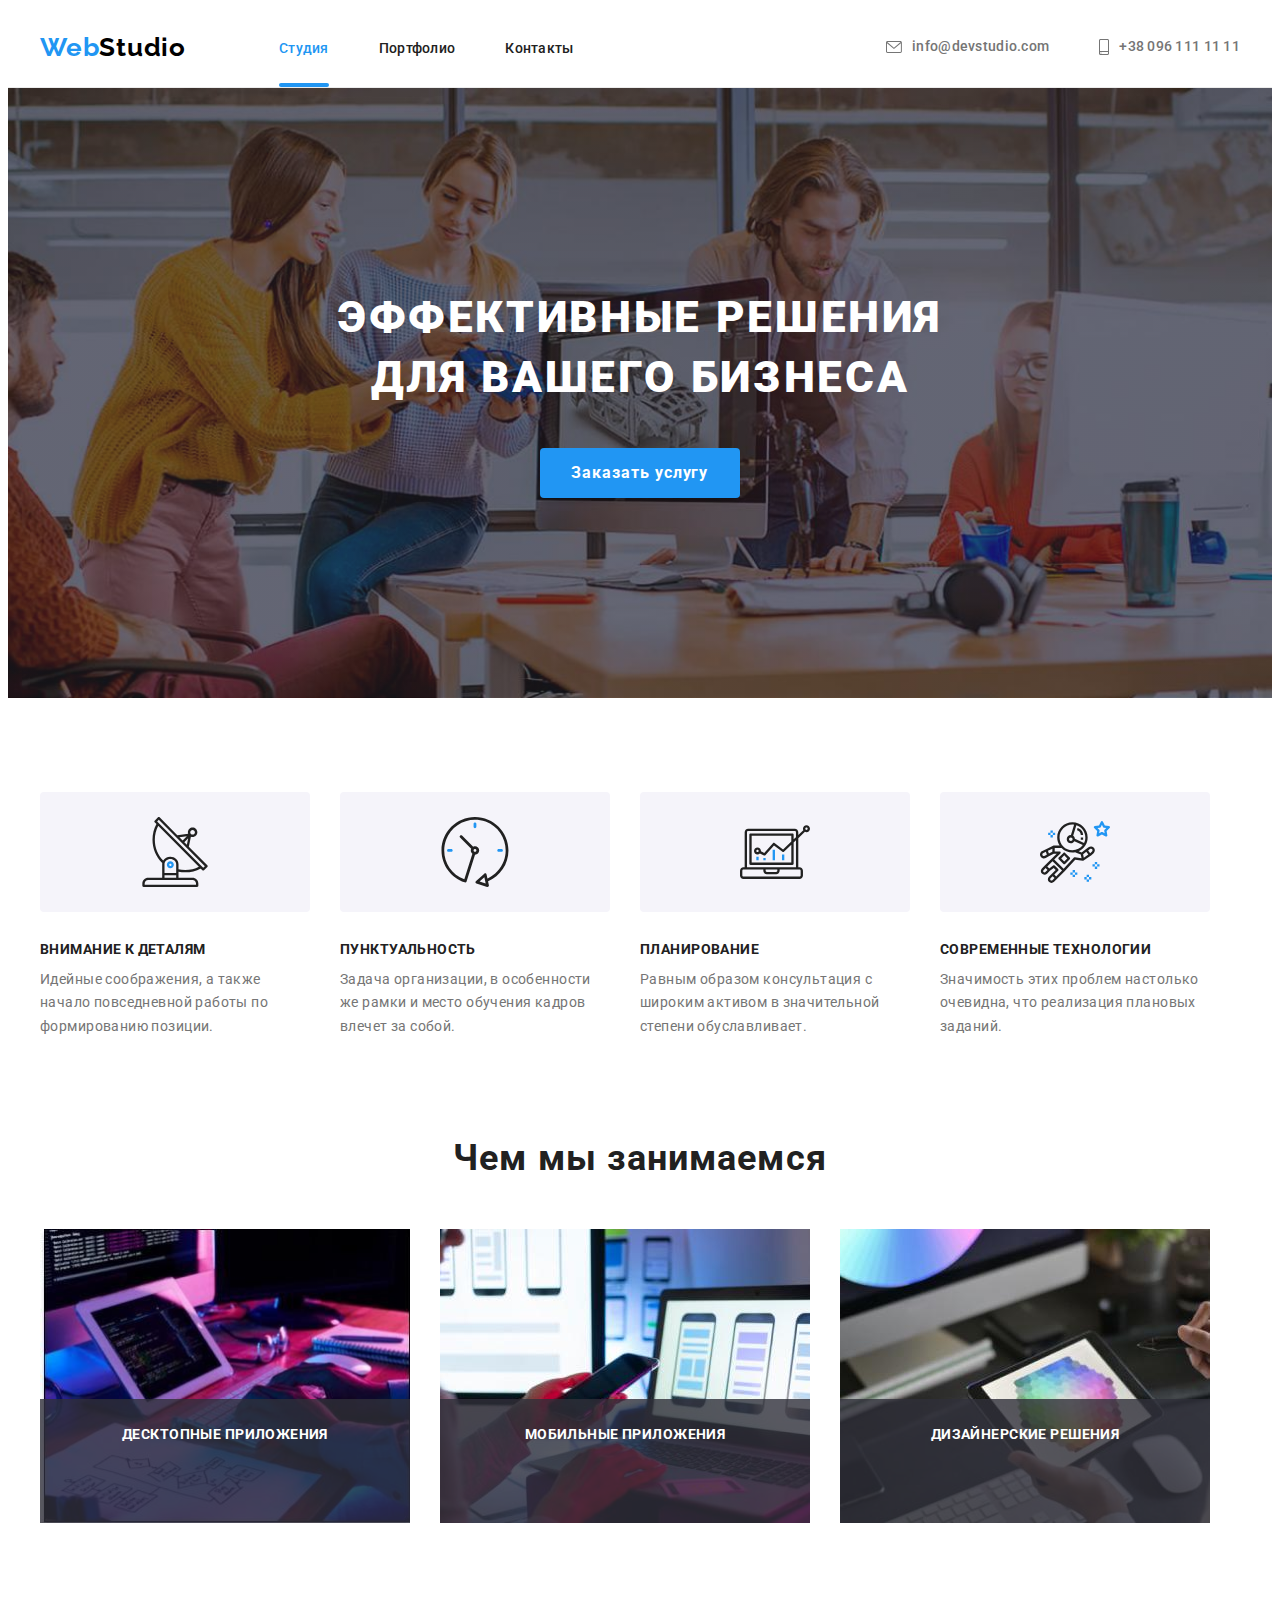
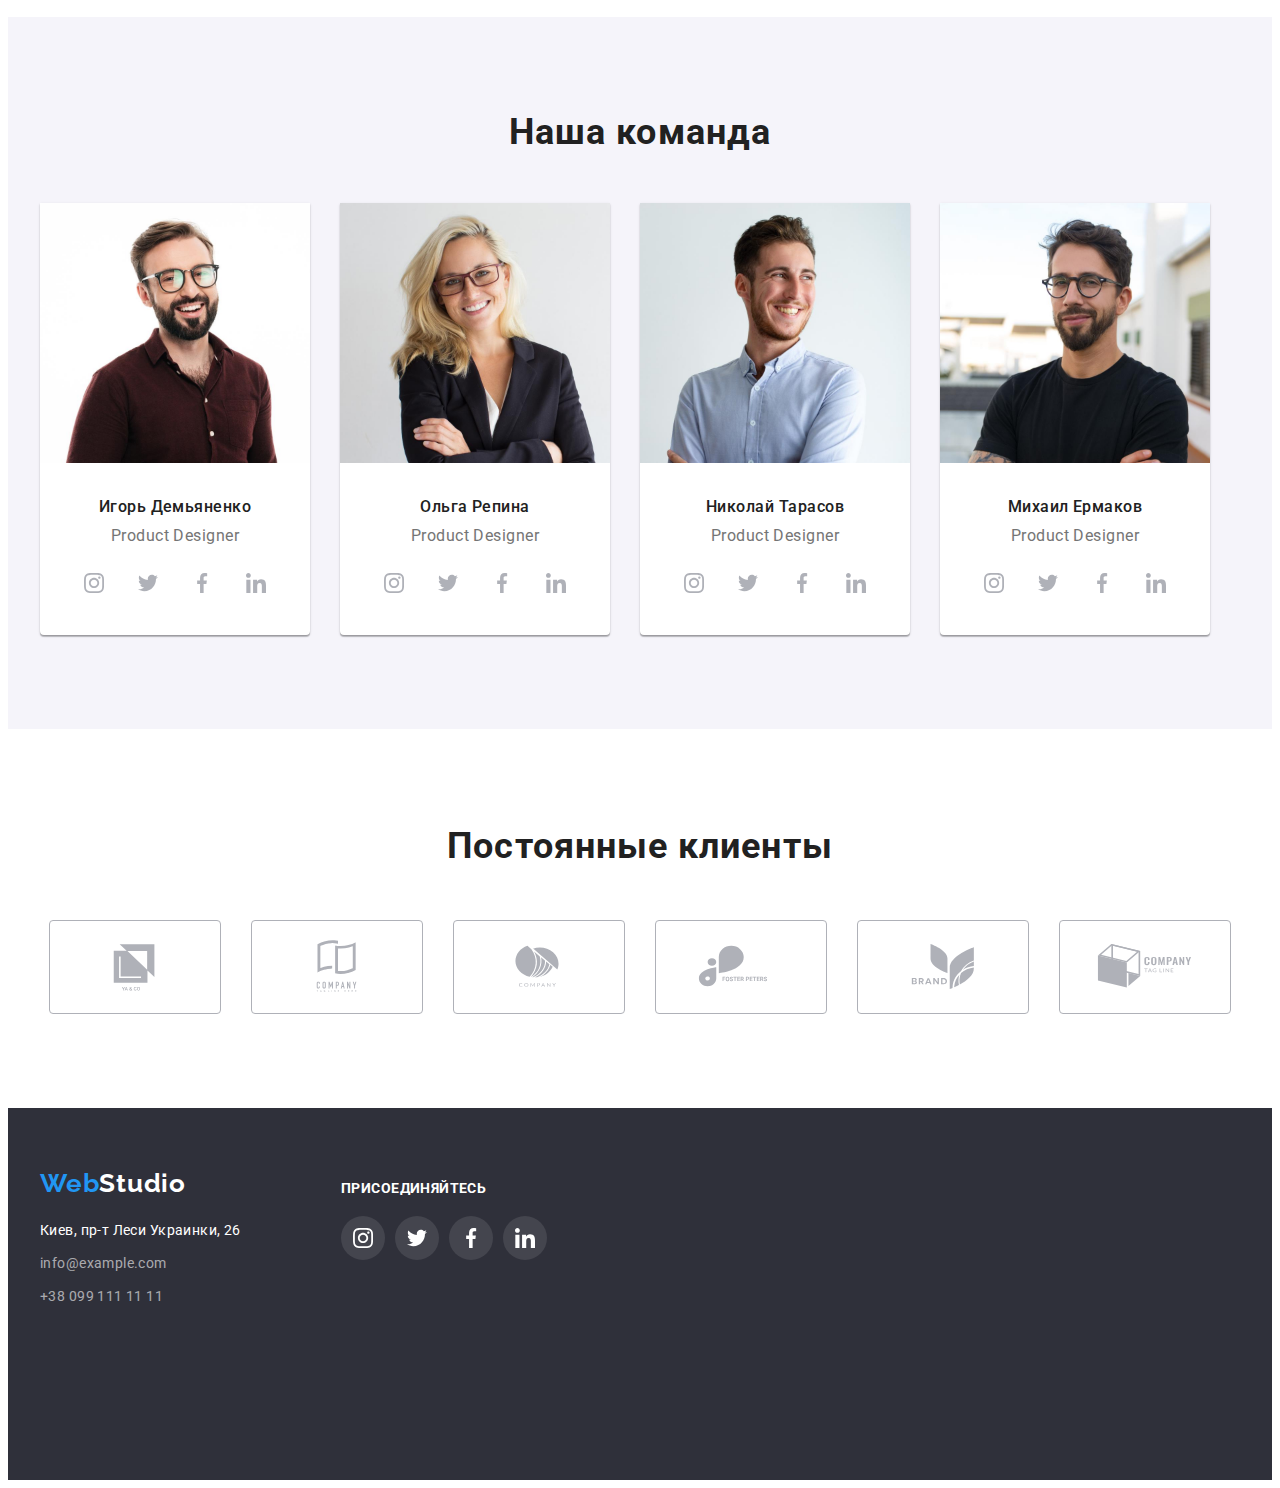
<file: index.html>
<!DOCTYPE html>
<html lang="ru">
<head>
    <meta charset="UTF-8">
    <meta http-equiv="X-UA-Compatible" content="IE=edge">
    <meta name="viewport" content="width=device-width, initial-scale=1.0">
    <title>Студия</title>
    <link rel="preconnect" href="https://fonts.googleapis.com">
    <link rel="preconnect" href="https://fonts.gstatic.com" crossorigin>
    <link href="https://fonts.googleapis.com/css2?family=Raleway:wght@700&family=Roboto:wght@400;500;700;900&display=swap"
        rel="stylesheet">
    <link rel="stylesheet" href="https://cdnjs.cloudflare.com/ajax/libs/modern-normalize/1.1.0/modern-normalize.min.css"
        integrity="sha512-wpPYUAdjBVSE4KJnH1VR1HeZfpl1ub8YT/NKx4PuQ5NmX2tKuGu6U/JRp5y+Y8XG2tV+wKQpNHVUX03MfMFn9Q=="
        crossorigin="anonymous" referrerpolicy="no-referrer" />
    <link rel="stylesheet" href="./css/styles.css">
</head>
<body>
    <header class="header">
        <div class="container header-container">
        <nav class="header-nav">
            <a class="link header-logo" href="" lang="en"><span class="logo-web">Web</span><span class="logo-studio-dark">Studio</span></a>
            <ul class="list menu-list">
                <li class="list-item">
                    <a class="menu-link link current" href="index.html">Студия</a>
                </li>
                <li class="list-item">
                    <a class="menu-link link" href="portfolio.html">Портфолио</a>
                </li>
                <li class="list-item">
                    <a class="menu-link link" href="#contacts">Контакты</a>
                </li>
            </ul>
        </nav>
        <div class="header-contacts">
            <ul class="list header-contacts-list">
                <li class="list header-contacts-item">
                    <a class="header-mail link" href="mailto:info@devstudio.com">
                        <svg class="svg-mail">
                            <use href="./img/icons.svg#icon-mail" width="16px" height="12px"></use>
                        </svg>info@devstudio.com</a>
                </li>
                <li class="list header-contacts-item">
                    <a class="header-tel link" href="tel:+380961111111">
                        <svg class="svg-tel">
                            <use href="./img/icons.svg#icon-smartphone" width="10px" height="16px"></use>
                        </svg>+38 096 111 11 11</a>
                </li>
            </ul>
        </div>
        </div>
    </header>
    <main class="maim">
        <section class="main-section">
            <h1 class="main-title">Эффективные решения для вашего бизнеса</h1>
            <div class="button">
                <button class="btn btn-main" data-modal-open type="button">Заказать услугу</button>
            </div>
        </section>
        <section class="about section">
            <div class="container">
                <h2 class="about-title visually-hidden">About us</h2>
                <ul class="about-list list">
                    <li class="about-item">
                        <div class="svg-about-item">
                            <svg class="" width="70px" height="70px">
                                <use href="./img/icons.svg#icon-antenna"></use>
                            </svg>
                        </div>
                        <h3 class="about-main-text">Внимание к деталям</h3>
                        <p class="about-sec-text">Идейные соображения, а также начало повседневной работы по формированию позиции.</p>
                    </li>
                    <li class="about-item">
                        <div class="svg-about-item">
                            <svg class="" width="70px" height="70px">
                                <use href="./img/icons.svg#icon-clock"></use>
                            </svg>
                        </div>
                        <h3 class="about-main-text">Пунктуальность</h3>
                        <p class="about-sec-text">Задача организации, в особенности же рамки и место обучения кадров влечет за собой.
                        </p>
                    </li>
                    <li class="about-item">
                        <div class="svg-about-item">
                            <svg class="" width="70px" height="70px">
                                <use href="./img/icons.svg#icon-diagram"></use>
                            </svg>
                        </div>
                        <h3 class="about-main-text">Планирование</h3>
                        <p class="about-sec-text">Равным образом консультация с широким активом в значительной степени обуславливает.
                        </p>
                    </li>
                    <li class="about-item">
                        <div class="svg-about-item">
                            <svg class="" width="70px" height="70px">
                                <use href="./img/icons.svg#icon-astronaut"></use>
                            </svg>
                        </div>
                        <h3 class="about-main-text">Современные технологии</h3>
                        <p class="about-sec-text">Значимость этих проблем настолько очевидна, что реализация плановых заданий.</p>
                    </li>
                </ul>
            </div>
        </section>
        <section class="wwd">
            <div class="section-title container">
                <h2 class="wwd-title">Чем мы занимаемся</h2>
                <ul class="wwd-list list">
                    <li class="wwd-item">
                        <div class="wwd-picture">
                            <img src="./img/work-on-keybord.jpg" alt="написание текста" width="370" height="294">
                            <p class="wwd-picture-text">Десктопные приложения</p>
                        </div>
                    </li>
                    <li class="wwd-item">
                        <div class="wwd-picture">
                            <img src="./img/sckan-phone.jpg" alt="сканирование телефона" width="370" height="294">
                            <p class="wwd-picture-text">Мобильные приложения</p>
                        </div>
                    </li>
                    <li class="wwd-item">
                        <div class="wwd-picture">
                            <img src="./img/create-color.jpg" alt="создание цвета" width="370" height="294">
                            <p class="wwd-picture-text">Дизайнерские решения</p>
                        </div>
                    </li>
                </ul>
            </div>
        </section>
        <section class="team section">
            <div class="container team-container">
                <div  class="section-title-team">
                    <h2 class="team-title">Наша команда</h2>
                </div>
                <ul class="team-list list">
                    <li class="team-link">
                        <img src="./img/worker-1.jpg" alt="Работник Игорь" width="270" height="260">
                        <div class="team-text">
                            <h3 class="team-name">Игорь Демьяненко</h3>
                            <p class="team-work" lang="en">Product Designer</p>
                        </div>
                        <ul class="list social-list">
                            <li class="social-item">
                                <a class="link social-link" href="">
                                    <svg class="social-icon" width="20" height="20">
                                        <use href="./img/icons.svg#icon-instagram"></use>
                                    </svg>
                                </a>
                            </li>
                            <li class="social-item">
                                <a class="link social-link" href="">
                                    <svg class="social-icon" width="20" height="20">
                                        <use href="./img/icons.svg#icon-twitter"></use>
                                    </svg>
                                </a>
                            </li>
                            <li class="social-item">
                                <a class="link social-link" href="">
                                    <svg class="social-icon" width="20" height="20">
                                        <use href="./img/icons.svg#icon-facebook"></use>
                                    </svg>
                                </a>
                            </li>
                            <li class="social-item">
                                <a class="link social-link" href="">
                                    <svg class="social-icon" width="20" height="20">
                                        <use href="./img/icons.svg#icon-linkedin"></use>
                                    </svg>
                                </a>
                            </li>
                        </ul>
                    </li>
                    <li class="team-link">
                        <img src="./img/worker-2.jpg" alt="Работник Ольга" width="270" height="260">
                        <div class="team-text">
                            <h3 class="team-name">Ольга Репина</h3>
                            <p class="team-work" lang="en">Product Designer</p>
                        </div>
                        <ul class="list social-list">
                            <li class="social-item">
                                <a class="link social-link" href="">
                                    <svg class="social-icon" width="20" height="20">
                                        <use href="./img/icons.svg#icon-instagram"></use>
                                    </svg>
                                </a>
                            </li>
                            <li class="social-item">
                                <a class="link social-link" href="">
                                    <svg class="social-icon" width="20" height="20">
                                        <use href="./img/icons.svg#icon-twitter"></use>
                                    </svg>
                                </a>
                            </li>
                            <li class="social-item">
                                <a class="link social-link" href="">
                                    <svg class="social-icon" width="20" height="20">
                                        <use href="./img/icons.svg#icon-facebook"></use>
                                    </svg>
                                </a>
                            </li>
                            <li class="social-item">
                                <a class="link social-link" href="">
                                    <svg class="social-icon" width="20" height="20">
                                        <use href="./img/icons.svg#icon-linkedin"></use>
                                    </svg>
                                </a>
                            </li>
                        </ul>
                    </li>
                    <li class="team-link">
                        <img src="./img/worker-3.jpg" alt="Работник Николай" width="270" height="260">
                        <div class="team-text">
                            <h3 class="team-name">Николай Тарасов</h3>
                            <p class="team-work" lang="en">Product Designer</p>
                        </div>
                        <ul class="list social-list">
                            <li class="social-item">
                                <a class="link social-link" href="">
                                    <svg class="social-icon" width="20" height="20">
                                        <use href="./img/icons.svg#icon-instagram"></use>
                                    </svg>
                                </a>
                            </li>
                            <li class="social-item">
                                <a class="link social-link" href="">
                                    <svg class="social-icon" width="20" height="20">
                                        <use href="./img/icons.svg#icon-twitter"></use>
                                    </svg>
                                </a>
                            </li>
                            <li class="social-item">
                                <a class="link social-link" href="">
                                    <svg class="social-icon" width="20" height="20">
                                        <use href="./img/icons.svg#icon-facebook"></use>
                                    </svg>
                                </a>
                            </li>
                            <li class="social-item">
                                <a class="link social-link" href="">
                                    <svg class="social-icon" width="20" height="20">
                                        <use href="./img/icons.svg#icon-linkedin"></use>
                                    </svg>
                                </a>
                            </li>
                        </ul>
                    </li>
                    <li class="team-link">
                        <img src="./img/worker-4.jpg" alt="Работник Михаил" width="270" height="260">
                        <div class="team-text">
                            <h3 class="team-name">Михаил Ермаков</h3>
                            <p class="team-work" lang="en">Product Designer</p>
                        </div>
                        <ul class="list social-list">
                            <li class="social-item">
                                <a class="link social-link" href="">
                                    <svg class="social-icon" width="20" height="20">
                                        <use href="./img/icons.svg#icon-instagram"></use>
                                    </svg>
                                </a>
                            </li>
                            <li class="social-item">
                                <a class="link social-link" href="">
                                    <svg class="social-icon" width="20" height="20">
                                        <use href="./img/icons.svg#icon-twitter"></use>
                                    </svg>
                                </a>
                            </li>
                            <li class="social-item">
                                <a class="link social-link" href="">
                                    <svg class="social-icon" width="20" height="20">
                                        <use href="./img/icons.svg#icon-facebook"></use>
                                    </svg>
                                </a>
                            </li>
                            <li class="social-item">
                                <a class="link social-link" href="">
                                    <svg class="social-icon" width="20" height="20">
                                        <use href="./img/icons.svg#icon-linkedin"></use>
                                    </svg>
                                </a>
                            </li>
                        </ul>
                    </li>
                </ul>
            </div>
            
        </section>
        <section class="section">
            <div class="container client">
                <h2 class="client-title">Постоянные клиенты</h2>
                <ul class="client-list list">
                    <li class="client-item">
                        <a class="client-link link" href="">
                            <svg class="client-icon" width="106" height="60">
                                <use href="./img/icons.svg#icon-client1"></use>
                            </svg>
                        </a>
                    </li>
                    <li class="client-item">
                        <a class="client-link link" href="">
                            <svg class="client-icon" width="106" height="60">
                                <use href="./img/icons.svg#icon-client2"></use>
                            </svg>
                        </a>
                    </li>
                    <li class="client-item">
                        <a class="client-link link" href="">
                            <svg class="client-icon" width="106" height="60">
                                <use href="./img/icons.svg#icon-client3"></use>
                            </svg>
                        </a>
                    </li>
                    <li class="client-item">
                        <a class="client-link link" href="">
                            <svg class="client-icon" width="106" height="60">
                                <use href="./img/icons.svg#icon-client4"></use>
                            </svg>
                        </a>
                    </li>
                    <li class="client-item">
                        <a class="client-link link" href="">
                            <svg class="client-icon" width="106" height="60">
                                <use href="./img/icons.svg#icon-client5"></use>
                            </svg>
                        </a>
                    </li>
                    <li class="client-item">
                        <a class="client-link link" href="">
                            <svg class="client-icon" width="106" height="60">
                                <use href="./img/icons.svg#icon-client6"></use>
                            </svg>
                        </a>
                    </li>
                </ul>
            </div>
        </section>
    </main>
    <footer class="footer" id="contacts">
        <div class="container footer-container">
            <div class="footer-adrs">
                <div class="logo-footer">
                    <a class="link" href="" lang="en"><span class="logo-web">Web</span><span class="logo-studio-light">Studio</span></a>
                </div>
                <address class="adrs">
                    <ul class="adrs-list list">
                        <li class="adrs-item">
                            <a class="adrs-link-map link" href="http://goo.gl/maps/uyyySEDAF5n8Mbhi7" target="_blank"
                                rel="noopener noreferrer">Киев, пр-т Леси Украинки, 26</a>
                        </li>
                        <li class="adrs-item">
                            <a class="adrs-link-contacts link" href="mailto:info@example.com">info@example.com</a>
                        </li>
                        <li class="adrs-item">
                            <a class="adrs-link-contacts link" href="tel:+380991111111">+38 099 111 11 11</a>
                        </li>
                    </ul>
                </address>
            </div>
            <div class="footer-social">
                <h3 class="footer-social-title">присоединяйтесь</h3>
                <ul class="list footer-social-list">
                    <li class="footer-social-item">
                        <a class="link footer-social-link" href="">
                            <svg class="footer-social-icon" width="20" height="20">
                                <use href="./img/icons.svg#icon-instagram"></use>
                            </svg>
                        </a>
                    </li>
                    <li class="footer-social-item">
                        <a class="link footer-social-link" href="">
                            <svg class="footer-social-icon" width="20" height="20">
                                <use href="./img/icons.svg#icon-twitter"></use>
                            </svg>
                        </a>
                    </li>
                    <li class="footer-social-item">
                        <a class="link footer-social-link" href="">
                            <svg class="footer-social-icon" width="20" height="20">
                                <use href="./img/icons.svg#icon-facebook"></use>
                            </svg>
                        </a>
                    </li>
                    <li class="footer-social-item">
                        <a class="link footer-social-link" href="">
                            <svg class="footer-social-icon" width="20" height="20">
                                <use href="./img/icons.svg#icon-linkedin"></use>
                            </svg>
                        </a>
                    </li>
                </ul>
            </div>
        </div>
    </footer>
    <div class="backdrop is-hidden" data-modal>
        <div class="modal">
            <button type="button" data-modal-close class="modal-btn">
                <svg class="modal-close-icon" width="18" height="18">
                    <use href="./img/icons.svg#icon-close"></use>
                </svg>
            </button>
        </div>
    </div>
</body>
<script src="./js/modal.js"></script>
</html>
</file>
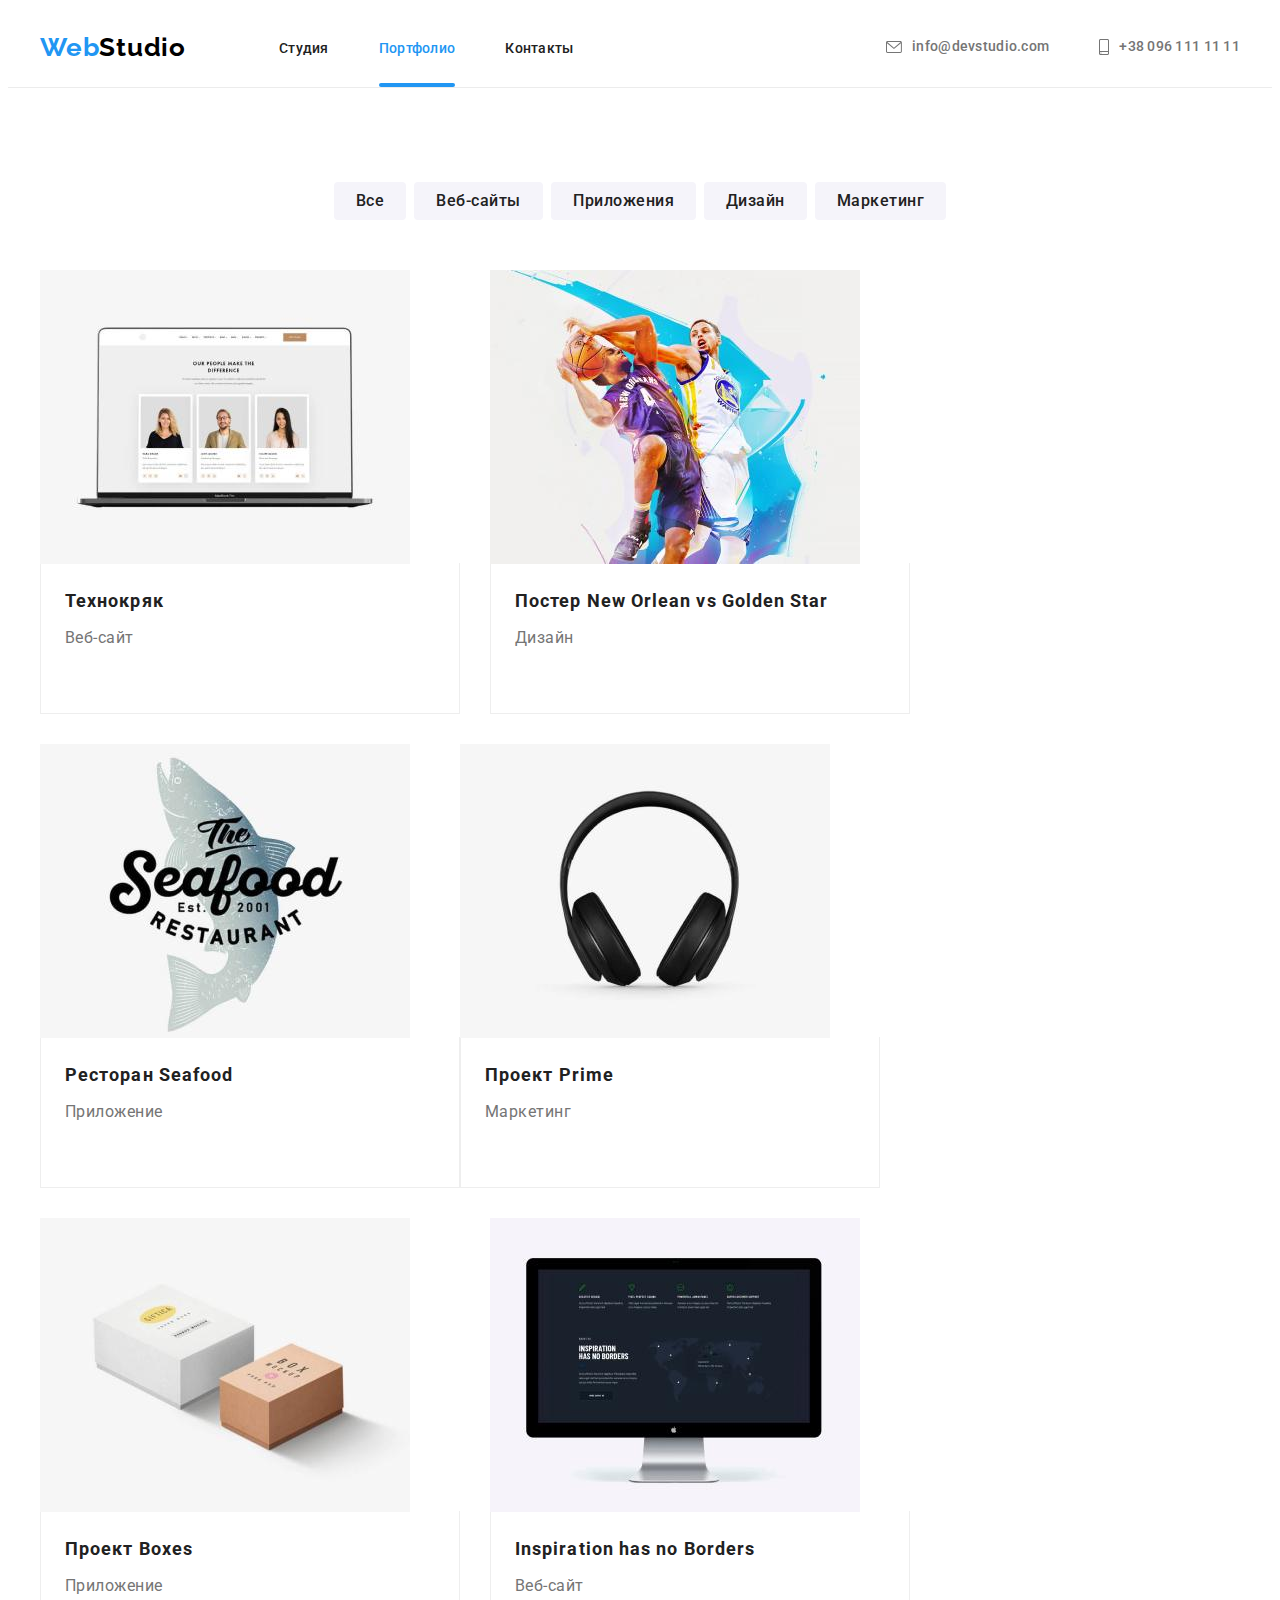
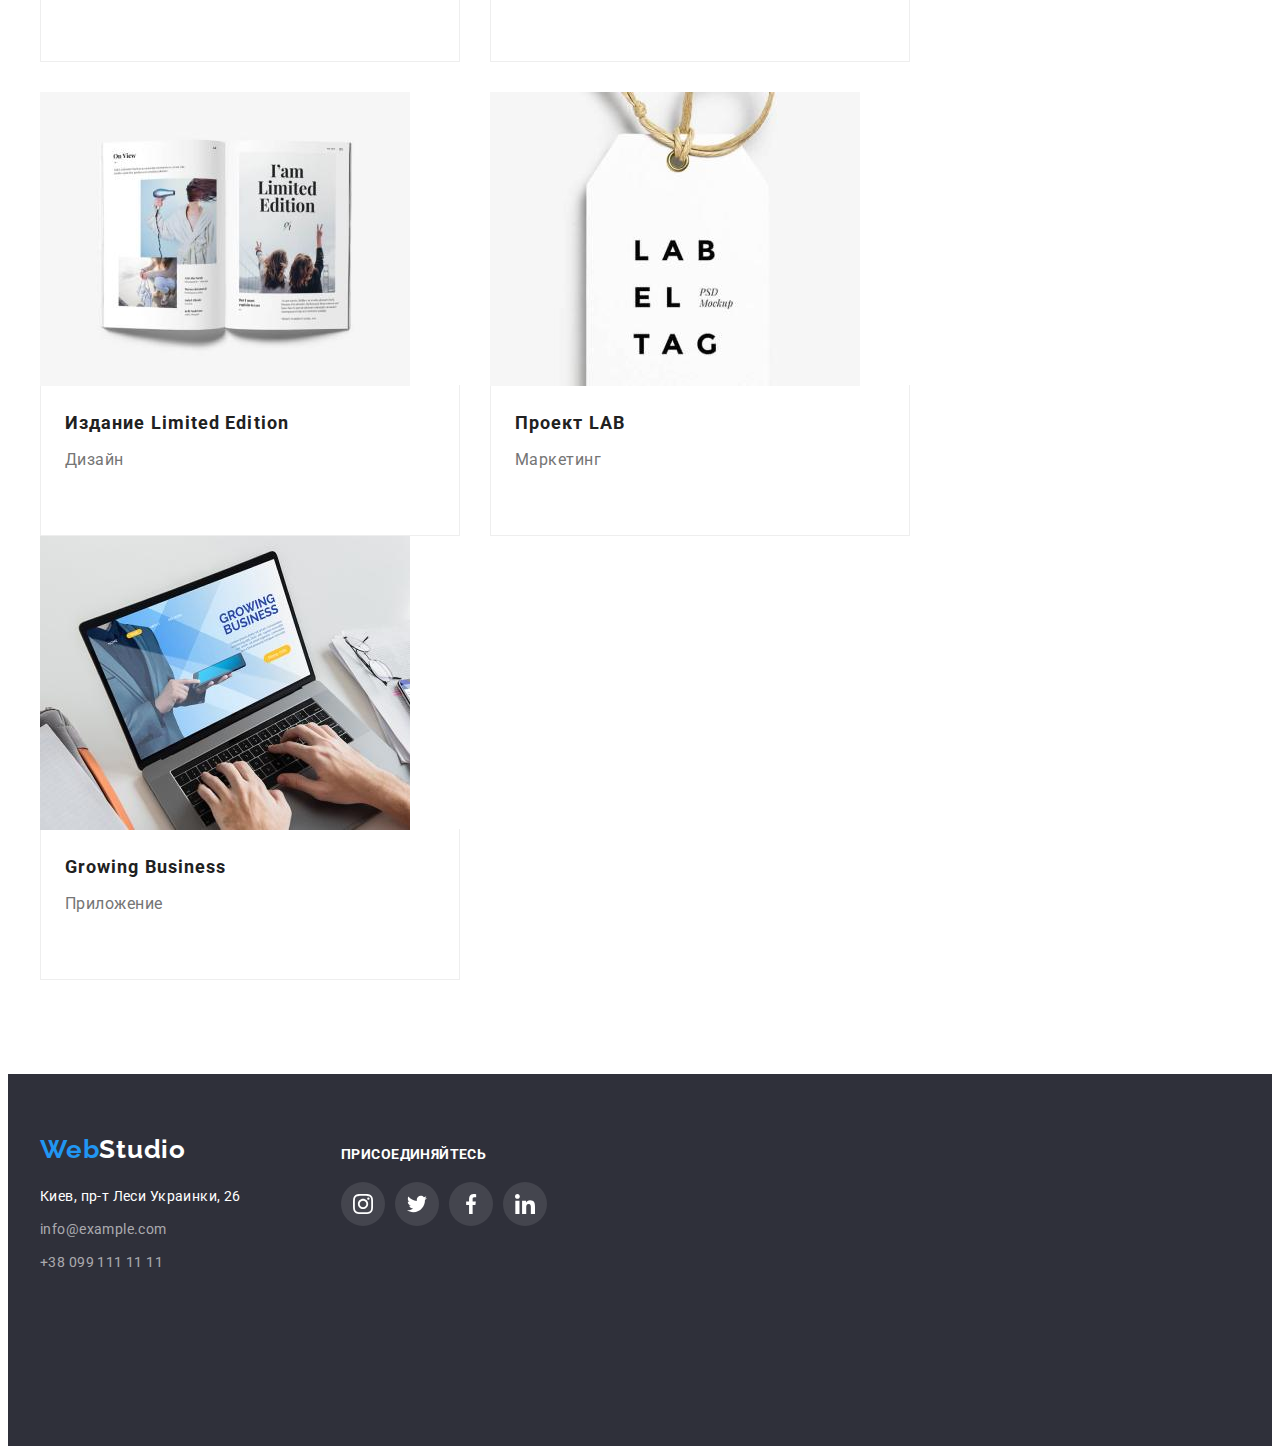
<file: portfolio.html>
<!DOCTYPE html>
<html lang="ru">

<head>
    <meta charset="UTF-8">
    <meta http-equiv="X-UA-Compatible" content="IE=edge">
    <meta name="viewport" content="width=device-width, initial-scale=1.0">
    <title>Портфолио</title>
    <link rel="preconnect" href="https://fonts.googleapis.com">
    <link rel="preconnect" href="https://fonts.gstatic.com" crossorigin>
    <link
        href="https://fonts.googleapis.com/css2?family=Raleway:wght@700&family=Roboto:wght@400;500;700;900&display=swap"
        rel="stylesheet">
    <link rel="stylesheet" href="https://cdnjs.cloudflare.com/ajax/libs/modern-normalize/1.1.0/modern-normalize.min.css"
        integrity="sha512-wpPYUAdjBVSE4KJnH1VR1HeZfpl1ub8YT/NKx4PuQ5NmX2tKuGu6U/JRp5y+Y8XG2tV+wKQpNHVUX03MfMFn9Q=="
        crossorigin="anonymous" referrerpolicy="no-referrer" />
    <link rel="stylesheet" href="./css/styles.css">
</head>

<body>
    <header class="header">
        <div class="container header-container">
            <nav class="header-nav">
                <a class="link header-logo" href="" lang="en"><span class="logo-web">Web</span><span
                        class="logo-studio-dark">Studio</span></a>
                <ul class="list menu-list">
                    <li class="list-item">
                        <a class="menu-link link" href="index.html">Студия</a>
                    </li>
                    <li class="list-item">
                        <a class="menu-link current link" href="portfolio.html">Портфолио</a>
                    </li>
                    <li class="list-item">
                        <a class="menu-link link" href="#contacts">Контакты</a>
                    </li>
                </ul>
            </nav>
            <div class="header-contacts">
                <ul class="list header-contacts-list">
                    <li class="list header-contacts-item">
                        <a class="header-mail link" href="mailto:info@devstudio.com">
                            <svg class="svg-mail">
                                <use href="./img/icons.svg#icon-mail" width="16px" height="12px"></use>
                            </svg>info@devstudio.com</a>
                    </li>
                    <li class="list header-contacts-item">
                        <a class="header-tel link" href="tel:+380961111111">
                            <svg class="svg-tel">
                                <use href="./img/icons.svg#icon-smartphone" width="10px" height="16px"></use>
                            </svg>+38 096 111 11 11</a>
                    </li>
                </ul>
            </div>
        </div>
    </header>
    <main class="">
        <h1 class="visually-hidden">Портфолио</h1>
        <section class="portfolio section">
           <div class="container">
                <ul class="portfolio-btn-list list">
                    <li class="portfolio-btn-item">
                        <button class="btn btn-portfolio" type="button">Все</button>
                    </li>
                    <li class="portfolio-btn-item">
                        <button class="btn btn-portfolio btn-web" type="button">Веб-сайты</button>
                    </li>
                    <li class="portfolio-btn-item">
                        <button class="btn btn-portfolio" type="button">Приложения</button>
                    </li>
                    <li class="portfolio-btn-item">
                        <button class="btn btn-portfolio" type="button">Дизайн</button>
                    </li>
                    <li class="portfolio-btn-item">
                        <button class="btn btn-portfolio" type="button">Маркетинг</button>
                    </li>
                </ul>
                <ul class="portfolio-list list" id="portfolio">
                    <li class="portfolio-item">
                        <div class="portfolio-item-foto">
                            <img src="./img/project-1.jpg" alt="Ноутбук" width="370" height="294">
                            <p class="portfolio-text">Технокряк это современная площадка распространения коронавируса. Компании используют эту
                                платформу для цифрового
                                шпионажа и атак на защищённые сервера конкурентов.</p>
                         </div>
                         <div class="foto-item">
                                <h3 class="foto-title">Технокряк</h3>
                                <p class="foto-text">Веб-сайт</p>
                        </div>
                    </li>
                    <li class="portfolio-item">
                        <img src="./img/project-2.jpg" alt="Постер" width="370" height="294">
                        <div class="foto-item">
                            <h3 class="foto-title">Постер New Orlean vs Golden Star</h3>
                            <p class="foto-text">Дизайн</p>
                        </div>
                    </li>
                    <li class="portfolio-item">
                        <img src="./img/project-3.jpg" alt="Ресторан" width="370" height="294">
                        <div class="foto-item">
                            <h3 class="foto-title">Ресторан Seafood</h3>
                            <p class="foto-text">Приложение</p>
                        </div>
                    </li>
                    <li class="portfolio-item">
                        <img src="./img/project-4.jpg" alt="Наушники" width="370" height="294">
                        <div class="foto-item">
                            <h3 class="foto-title">Проект Prime</h3>
                            <p class="foto-text">Маркетинг</p>
                        </div>
                    </li>
                    <li class="portfolio-item">
                        <img src="./img/project-5.jpg" alt="Коробки" width="370" height="294">
                        <div class="foto-item">
                            <h3 class="foto-title">Проект Boxes</h3>
                            <p class="foto-text">Приложение</p>
                        </div>
                    </li>
                    <li class="portfolio-item">
                        <img src="./img/project-6.jpg" alt="Монитор" width="370" height="294">
                        <div class="foto-item">
                            <h3 class="foto-title" lang="en">Inspiration has no Borders</h3>
                            <p class="foto-text">Веб-сайт</p>
                        </div>
                    </li>
                    <li class="portfolio-item">
                        <img src="./img/project-7.jpg" alt="Журнал" width="370" height="294">
                        <div class="foto-item">
                            <h3 class="foto-title">Издание Limited Edition</h3>
                            <p class="foto-text">Дизайн</p>
                        </div>
                    </li>
                    <li class="portfolio-item">
                        <img src="./img/project-8.jpg" alt="Бирка" width="370" height="294">
                        <div class="foto-item">
                            <h3 class="foto-title">Проект LAB</h3>
                            <p class="foto-text">Маркетинг</p>
                        </div>
                    </li>
                    <li class="portfolio-item">
                        <img src="./img/project-9.jpg" alt="Работа" width="370" height="294">
                        <div class="foto-item">
                            <h3 class="foto-title" lang="en">Growing Business</h3>
                            <p class="foto-text">Приложение</p>
                        </div>
                    </li>
                </ul>
           </div>
        </section>
    </main>
    <footer class="footer" id="contacts">
        <div class="container footer-container">
            <div class="footer-adrs">
                <div class="logo-footer">
                    <a class="link" href="" lang="en"><span class="logo-web">Web</span><span
                            class="logo-studio-light">Studio</span></a>
                </div>
                <address class="adrs">
                    <ul class="adrs-list list">
                        <li class="adrs-item">
                            <a class="adrs-link-map link" href="http://goo.gl/maps/uyyySEDAF5n8Mbhi7" target="_blank"
                                rel="noopener noreferrer">Киев, пр-т Леси Украинки, 26</a>
                        </li>
                        <li class="adrs-item">
                            <a class="adrs-link-contacts link" href="mailto:info@example.com">info@example.com</a>
                        </li>
                        <li class="adrs-item">
                            <a class="adrs-link-contacts link" href="tel:+380991111111">+38 099 111 11 11</a>
                        </li>
                    </ul>
                </address>
            </div>
            <div class="footer-social">
                <h3 class="footer-social-title">присоединяйтесь</h3>
                <ul class="list footer-social-list">
                    <li class="footer-social-item">
                        <a class="link footer-social-link" href="">
                            <svg class="footer-social-icon" width="20" height="20">
                                <use href="./img/icons.svg#icon-instagram"></use>
                            </svg>
                        </a>
                    </li>
                    <li class="footer-social-item">
                        <a class="link footer-social-link" href="">
                            <svg class="footer-social-icon" width="20" height="20">
                                <use href="./img/icons.svg#icon-twitter"></use>
                            </svg>
                        </a>
                    </li>
                    <li class="footer-social-item">
                        <a class="link footer-social-link" href="">
                            <svg class="footer-social-icon" width="20" height="20">
                                <use href="./img/icons.svg#icon-facebook"></use>
                            </svg>
                        </a>
                    </li>
                    <li class="footer-social-item">
                        <a class="link footer-social-link" href="">
                            <svg class="footer-social-icon" width="20" height="20">
                                <use href="./img/icons.svg#icon-linkedin"></use>
                            </svg>
                        </a>
                    </li>
                </ul>
            </div>
        </div>
    </footer>
</body>

</html>
</file>
<file: css/styles.css>
:root {
  --header-text-color: #212121;
  --header-sec-text-color: #757575;
  --primery-text-color: #212121;
  --sacondary-text-color: #757575;
  --third-text-color: #ffffff;
  --accent-color: #2196f3;
  --primery-title-color: #ffffff;
  --secondary-title-color: #212121;
  --logo-main-color: #2196f3;
}

p,
h1,
h2,
h3,
h4,
h5,
h6 {
  margin: 0;
}

ul {
  padding: 0;
  margin: 0;
}

button {
  cursor: pointer;
}

body {
  font-family: "roboto", sans-serif;
  color: #212121;
}

.container {
  width: 1200px;
  padding-left: 15px;
  padding-right: 15px;
  margin: 0 auto;
}

.list {
  list-style: none;
}

.link {
  text-decoration: none;
}

.btn {
  font-size: 16px;
  line-height: 1.87;
  display: flex;
  align-items: center;
  text-align: center;
  letter-spacing: 0.06em;
}

.section-title {
  font-weight: 700;
  font-size: 36px;
  line-height: 1.17;
  text-align: center;
  letter-spacing: 0.03em;
  color: var(--secondary-title-color);
}

.section {
  padding-top: 94px;
  padding-bottom: 94px;
}

/*----------------header--------------*/

.header {
  padding-top: 24px;
  padding-bottom: 24px;
  border-bottom: 1px solid #ececec;
}

.logo-web {
  font-family: raleway, sans-serif;
  font-weight: 700;
  font-size: 26px;
  line-height: 1.19;
  letter-spacing: 0.03em;
  color: var(--logo-main-color);
}

.logo-studio-dark {
  font-family: raleway, sans-serif;
  font-weight: 700;
  font-size: 26px;
  line-height: 1.19;
  letter-spacing: 0.03em;
  color: #000000;
}

.header-container {
  display: flex;
}

.header-nav {
  display: flex;
  align-items: center;
}

.header-logo {
  margin-right: 93px;
}

.menu-list {
  display: flex;
}

.list-item:not(:last-child) {
  margin-right: 50px;
}

.menu-link {
  font-weight: 500;
  font-size: 14px;
  line-height: 1.14;
  letter-spacing: 0.02em;
  color: var(--header-text-color);
  transition: color 250ms cubic-bezier(0.4, 0, 0.2, 1);
  position: relative;
}

.menu-link.current {
  color: var(--accent-color);
}

.menu-link.current::after {
  content: "";
  width: 100%;
  position: absolute;
  height: 4px;
  border-radius: 2px;
  bottom: -31px;
  display: block;
  background-color: var(--accent-color);
}

.menu-link:hover,
.menu-link:focus {
  color: var(--accent-color);
}

/* ---mail/tel--- */

.header-contacts {
  display: flex;
  align-items: center;
  margin-left: auto;
}

.header-contacts-list {
  display: flex;
  align-items: center;
  justify-content: center;
}

.header-contacts-item {
  display: flex;
  align-items: center;
  justify-content: center;
}

.svg-mail {
  height: 12px;
  width: 16px;
  display: flex;
  align-items: center;
  justify-content: center;
  margin: auto 10px auto auto;
  fill: var(--header-sec-text-color);
}

.header-mail {
  font-weight: 500;
  font-size: 14px;
  line-height: 1.14;
  letter-spacing: 0.02em;
  color: var(--header-sec-text-color);
  margin-right: 50px;
  display: flex;
  transition: color 250ms cubic-bezier(0.4, 0, 0.2, 1),
    fill 250ms cubic-bezier(0.4, 0, 0.2, 1);
}

.header-mail:hover,
.header-mail:focus {
  color: var(--accent-color);
}

.header-mail:hover .svg-mail,
.header-mail:focus .svg-mail {
  fill: var(--accent-color);
}

.header-tel {
  font-weight: 500;
  font-size: 14px;
  line-height: 1.14;
  letter-spacing: 0.02em;
  color: var(--header-sec-text-color);
  display: flex;
  transition: color 250ms cubic-bezier(0.4, 0, 0.2, 1),
    fill 250ms cubic-bezier(0.4, 0, 0.2, 1);
}

.header-tel:hover,
.header-tel:focus {
  color: var(--accent-color);
}

.header-tel:hover .svg-tel,
.header-tel:focus .svg-tel {
  fill: var(--accent-color);
}

.svg-tel {
  height: 16px;
  width: 10px;
  display: flex;
  align-items: center;
  justify-content: center;
  margin-right: 10px;
  fill: var(--header-sec-text-color);
}

/*----------------main--------------*/

.main-section {
  background-color: #c4c4c4;
  align-items: center;
  margin: 0 auto;
  padding-top: 200px;
  padding-bottom: 200px;
  background-image: linear-gradient(
      rgba(47, 48, 58, 0.4),
      rgba(47, 48, 58, 0.4)
    ),
    url(../img/main-bg.jpg);
  background-position: center;
  background-repeat: no-repeat;
  background-size: cover;
  max-width: 1600px;
}

.main-title {
  font-weight: 900;
  font-size: 44px;
  line-height: 1.36;
  text-align: center;
  letter-spacing: 0.06em;
  text-transform: uppercase;
  color: var(--primery-title-color);
  width: 696px;
  margin-right: auto;
  margin-left: auto;
}

.button {
  /* padding-bottom: 200px; */
  margin-top: 40px;
}

.btn-main {
  font-family: inherit;
  font-weight: 700;
  color: #ffffff;
  background: #2196f3;
  width: 200px;
  height: 50px;
  padding: 10px 31px;
  margin-right: auto;
  margin-left: auto;
  border: 0;
  box-shadow: 0px 4px 4px rgba(0, 0, 0, 0.15);
  border-radius: 4px;
  transition: background-color 250ms cubic-bezier(0.4, 0, 0.2, 1);
}

.btn-main:hover,
.btn-main:focus {
  background-color: #188ce8;
}

/*--------------about us--------------*/

.about {
  padding-top: 94px;
  padding-bottom: 94px;
}

.visually-hidden {
  position: absolute;
  white-space: nowrap;
  width: 1px;
  height: 1px;
  overflow: hidden;
  border: 0;
  padding: 0;
  clip: rect(0 0 0 0);
  clip-path: inset(50%);
  margin: -1px;
}

.about-list {
  display: flex;
  /* padding-top: 94px;
  padding-bottom: 94px; */
}

.about-item {
  width: 270px;
  height: 251px;
}

.svg-about-item {
  display: flex;
  align-items: center;
  justify-content: center;
  background-color: #f5f4fa;
  border-radius: 4px;
  width: 270px;
  height: 120px;
  margin-bottom: 30px;
}

.about-item:not(:last-child) {
  margin-right: 30px;
}

.about-main-text {
  font-weight: 700;
  font-size: 14px;
  line-height: 1.14;
  letter-spacing: 0.03em;
  text-transform: uppercase;
  color: var(--primery-text-color);
  margin-bottom: 10px;
}

.about-sec-text {
  font-weight: 400;
  font-size: 14px;
  line-height: 1.71;
  letter-spacing: 0.03em;
  color: var(--sacondary-text-color);
}

/*------------what we do-----------*/

.wwd {
  padding-bottom: 94px;
}

.wwd-title {
  font-weight: 700;
  font-size: 36px;
  line-height: 1.17;
  text-align: center;
  letter-spacing: 0.03em;
  color: var(--secondary-title-color);
  margin-bottom: 50px;
}

.wwd-list {
  display: flex;
  align-items: center;
}

/* .wwd-item {
  position: relative;
} */

.wwd-item:not(:last-child) {
  margin-right: 30px;
}

.wwd-picture {
  position: relative;
  height: 294px;
}

.wwd-picture-text {
  font-weight: 700;
  font-size: 14px;
  line-height: calc(16 / 14);
  text-align: center;
  letter-spacing: 0.03em;
  text-transform: uppercase;
  color: #ffffff;
  background: rgba(47, 48, 58, 0.8);
  height: 70px;
  width: 100%;
  position: absolute;
  bottom: 0;
  left: 0;
  padding-top: 27px;
  padding-bottom: 27px;
}

/*----------------team--------------*/

.team {
  background-color: #f5f4fa;
}

.team-title {
  font-weight: 700;
  font-size: 36px;
  line-height: 1.17;
  text-align: center;
  letter-spacing: 0.03em;
  color: var(--secondary-title-color);
  margin-bottom: 50px;
}

.section-title-team {
  margin-right: auto;
  margin-left: auto;
}

.team-list {
  display: flex;
}

.team-link {
  background-color: #ffffff;
  box-shadow: 0px 1px 3px rgba(0, 0, 0, 0.12), 0px 1px 1px rgba(0, 0, 0, 0.14),
    0px 2px 1px rgba(0, 0, 0, 0.2);
  border-radius: 0px 0px 4px 4px;
}

.team-link:not(:last-child) {
  margin-right: 30px;
}

.team-text {
  padding-top: 30px;
  margin-bottom: 16px;
}

.team-name {
  font-weight: 500;
  font-size: 16px;
  line-height: 1.19;
  text-align: center;
  letter-spacing: 0.03em;
  color: var(--primery-text-color);
  margin-bottom: 10px;
}

.team-work {
  font-weight: normal;
  font-size: 16px;
  line-height: 1.19;
  text-align: center;
  letter-spacing: 0.03em;
  color: var(--sacondary-text-color);
}

.social-list {
  display: flex;
  align-items: center;
  justify-content: center;
  padding-bottom: 30px;
}

.social-item {
  width: 44px;
  height: 44px;
  border-radius: 50%;
  margin-right: 10px;
  transition: color 250ms cubic-bezier(0.4, 0, 0.2, 1),
    background-color 250ms cubic-bezier(0.4, 0, 0.2, 1),
    fill 250ms cubic-bezier(0.4, 0, 0.2, 1);
}

.social-item:last-child {
  margin-right: 0;
}

.social-item:hover,
.social-item:focus {
  background-color: var(--accent-color);
}

.social-item:hover .social-icon,
.social-item:focus .social-icon {
  fill: #ffffff;
}

.social-link {
  width: 100%;
  height: 100%;
  border-radius: 50%;
  display: flex;
  align-items: center;
  justify-content: center;
  transition: background-color 250ms cubic-bezier(0.4, 0, 0.2, 1),
    fill 250ms cubic-bezier(0.4, 0, 0.2, 1);
}

.social-link:hover,
.social-link:focus {
  fill: #ffffff;
  background-color: var(--accent-color);
}

.social-link:hover .social-icon,
.social-link:focus .social-icon {
  fill: #ffffff;
}

.social-icon {
  fill: #afb1b8;
  transition: background-color 250ms cubic-bezier(0.4, 0, 0.2, 1),
    fill 250ms cubic-bezier(0.4, 0, 0.2, 1);
}

.social-icon:hover,
.social-icon:focus {
  fill: #ffffff;
}

/* ---------------client-------------- */

.client-title {
  font-weight: 700;
  font-size: 36px;
  line-height: calc(42 / 32);
  text-align: center;
  letter-spacing: 0.03em;
  color: var(--secondary-title-color);
  margin-bottom: 50px;
}

.client-list {
  display: flex;
  align-items: center;
  justify-content: center;
}
.client-item {
  transition: border 250ms cubic-bezier(0.4, 0, 0.2, 1),
    border-radius 250ms cubic-bezier(0.4, 0, 0.2, 1);
}

.client-item:not(:last-child) {
  margin-right: 30px;
}

.client-item:hover .client-link,
.client-item:focus .client-link {
  border: 1px solid #2196f3;
  border-radius: 4px;
}

.client-link {
  width: 170px;
  height: 92px;
  display: flex;
  align-items: center;
  justify-content: center;
  border: 1px solid #afb1b8;
  border-radius: 4px;
  transition: fill 250ms cubic-bezier(0.4, 0, 0.2, 1);
}

.client-link:hover .client-icon,
.client-link:focus .client-icon {
  fill: var(--accent-color);
}

.client-icon {
  fill: #afb1b8;
  transition: fill 250ms cubic-bezier(0.4, 0, 0.2, 1);
}

.client-icon:hover,
.client-icon:focus {
  fill: var(--accent-color);
}

/*----------------footer--------------*/

.footer {
  background: #2f303a;
  height: 252px;
  padding-top: 60px;
  padding-bottom: 60px;
}

.footer-adrs {
  margin-right: 70px;
}

.footer-container {
  display: flex;
}

.logo-footer {
  margin-bottom: 20px;
}

.logo-studio-light {
  font-family: Raleway, sans-serif;
  font-style: 400;
  font-weight: 700;
  font-size: 26px;
  line-height: 1.19;
  letter-spacing: 0.03em;
  color: #ffffff;
}

.adrs {
  font-style: inherit;
}

.adrs-list {
  width: 231px;
  height: 81px;
}

.adrs-item {
  margin-top: 9px;
  margin-bottom: 9px;
}

.adrs-link-map {
  font-weight: 400;
  font-size: 14px;
  line-height: 1.71;
  letter-spacing: 0.03em;
  color: var(--third-text-color);
  transition: color 250ms cubic-bezier(0.4, 0, 0.2, 1);
}
.adrs-link-map:hover,
.adrs-link-map:focus {
  color: var(--accent-color);
}

.adrs-link-contacts {
  font-weight: 400;
  font-size: 14px;
  line-height: 1.71;
  letter-spacing: 0.03em;
  color: rgba(255, 255, 255, 0.6);
  transition: color 250ms cubic-bezier(0.4, 0, 0.2, 1);
}
.adrs-link-contacts:hover,
.adrs-link-contacts:focus {
  color: var(--accent-color);
}

.footer-social-title {
  font-weight: bold;
  font-size: 14px;
  line-height: calc(16 / 14);
  letter-spacing: 0.03em;
  text-transform: uppercase;
  color: var(--primery-title-color);
  margin-bottom: 20px;
  padding-top: 12px;
}

.footer-social-list {
  display: flex;
  align-items: center;
  justify-content: center;
}

.footer-social-item {
  width: 44px;
  height: 44px;
  border-radius: 50%;
  margin-right: 10px;
  background-color: rgba(255, 255, 255, 0.1);
  transition: background-color 250ms cubic-bezier(0.4, 0, 0.2, 1),
    fill 250ms cubic-bezier(0.4, 0, 0.2, 1);
}

.footer-social-item:last-child {
  margin-right: 0;
}

.footer-social-item:hover,
.footer-social-item:focus {
  background-color: var(--accent-color);
}

.footer-social-link {
  width: 100%;
  height: 100%;
  border-radius: 50%;
  display: flex;
  align-items: center;
  justify-content: center;
  transition: background-color 250ms cubic-bezier(0.4, 0, 0.2, 1),
    fill 250ms cubic-bezier(0.4, 0, 0.2, 1);
}

.footer-social-link:hover,
.footer-social-link:focus {
  fill: #ffffff;
  background-color: var(--accent-color);
}

.footer-social-link:hover .footer-social-icon,
.footer-social-link:focus .footer-social-icon {
  fill: #ffffff;
}

.footer-social-icon {
  fill: #ffffff;
  transition: fill 250ms cubic-bezier(0.4, 0, 0.2, 1);
}

.footer-social-icon:hover,
.footer-social-icon:focus {
  fill: #ffffff;
}

/*----------------portfolio--------------*/

.portfolio {
  padding-top: 94px;
  padding-bottom: 94px;
}

.portfolio-btn-list {
  display: flex;
  justify-content: center;
  margin-bottom: 50px;
}

.portfolio-btn-item:not(:last-child) {
  margin-right: 8px;
}

.btn-portfolio {
  font-family: inherit;
  font-weight: 500;
  text-align: center;
  letter-spacing: 0.03em;
  color: var(--primery-text-color);
  background: #f5f4fa;
  height: 38px;
  border: 0;
  padding: 6px 22px;
  border-radius: 4px;
  transition: background-color 250ms cubic-bezier(0.4, 0, 0.2, 1),
    color 250ms cubic-bezier(0.4, 0, 0.2, 1),
    box-shadow 250ms cubic-bezier(0.4, 0, 0.2, 1);
}

.btn-portfolio:hover,
.btn-portfolio:focus {
  color: #ffffff;
  background-color: #2196f3;
  box-shadow: 0px 3px 1px rgba(0, 0, 0, 0.1), 0px 1px 2px rgba(0, 0, 0, 0.08),
    0px 2px 2px rgba(0, 0, 0, 0.12);
}

.btn-web {
  width: 129px;
}

.portfolio-list {
  display: flex;
  flex-wrap: wrap;
}

.portfolio-item {
  margin-right: 30px;
  margin-bottom: 30px;
  cursor: pointer;
  transition: box-sizing 250ms cubic-bezier(0.4, 0, 0.2, 1),
    box-shadow 250ms cubic-bezier(0.4, 0, 0.2, 1);
}

.portfolio-item:hover .portfolio-text {
  transform: translateY(0);
}

.portfolio-item:hover,
.portfolio-item:focus {
  box-sizing: border-box;
  box-shadow: 0px 1px 1px rgba(0, 0, 0, 0.12), 0px 4px 4px rgba(0, 0, 0, 0.06),
    1px 4px 6px rgba(0, 0, 0, 0.16);
}

.portfolio-item:nth-child(3n + 0) {
  margin-right: 0;
}

.portfolio-item:nth-child(1n + 7) {
  margin-bottom: 0;
}

.foto-item {
  width: 370px;
  height: 110px;
  border: 1px solid #eeeeee;
  border-top: 0;
  margin-top: -5px;
  padding-top: 20px;
  padding-bottom: 20px;
  padding-left: 24px;
  padding-right: 24px;
}

.foto-title {
  font-weight: 700;
  font-size: 18px;
  line-height: 2;
  letter-spacing: 0.06em;
  color: var(--primery-text-color);
  padding-bottom: 4px;
}

.foto-text {
  font-weight: normal;
  font-size: 16px;
  line-height: 1.87;
  letter-spacing: 0.03em;
  color: var(--sacondary-text-color);
}

.portfolio-item-foto {
  position: relative;
  overflow: hidden;
}

.portfolio-text {
  font-weight: 400;
  font-size: 18px;
  line-height: 1.56;
  letter-spacing: 0.03em;
  color: #ffffff;
  background: rgba(33, 150, 243, 0.9);
  position: absolute;
  padding: 63px 24px;
  top: 0;
  left: 0;
  height: 100%;
  transform: translateY(100%);
  transition: transform 250ms cubic-bezier(0.4, 0, 0.2, 1);
}

/* -------modal----------- */

.backdrop {
  width: 100vw;
  height: 100vh;
  background: rgba(0, 0, 0, 0.2);
  position: fixed;
  top: 0;
  transition: opacity 250ms cubic-bezier(0.4, 0, 0.2, 1),
    visibility 250ms cubic-bezier(0.4, 0, 0.2, 1);
}

.modal {
  width: 528px;
  min-height: 581px;
  background-color: #ffffff;
  box-shadow: 0px 1px 3px rgba(0, 0, 0, 0.12), 0px 1px 1px rgba(0, 0, 0, 0.14),
    0px 2px 1px rgba(0, 0, 0, 0.2);
  border-radius: 4px;
  position: absolute;
  top: 50%;
  left: 50%;
  transform: translate(-50%, -50%);
}

.modal-btn {
  width: 30px;
  height: 30px;
  border: 1px solid rgba(0, 0, 0, 0.1);
  border-radius: 50%;
  background-color: transparent;
  position: absolute;
  top: 8px;
  right: 8px;
  display: flex;
  align-items: center;
  justify-content: center;
}

.backdrop.is-hidden {
  visibility: hidden;
  opacity: 0;
  pointer-events: none;
}
</file>
